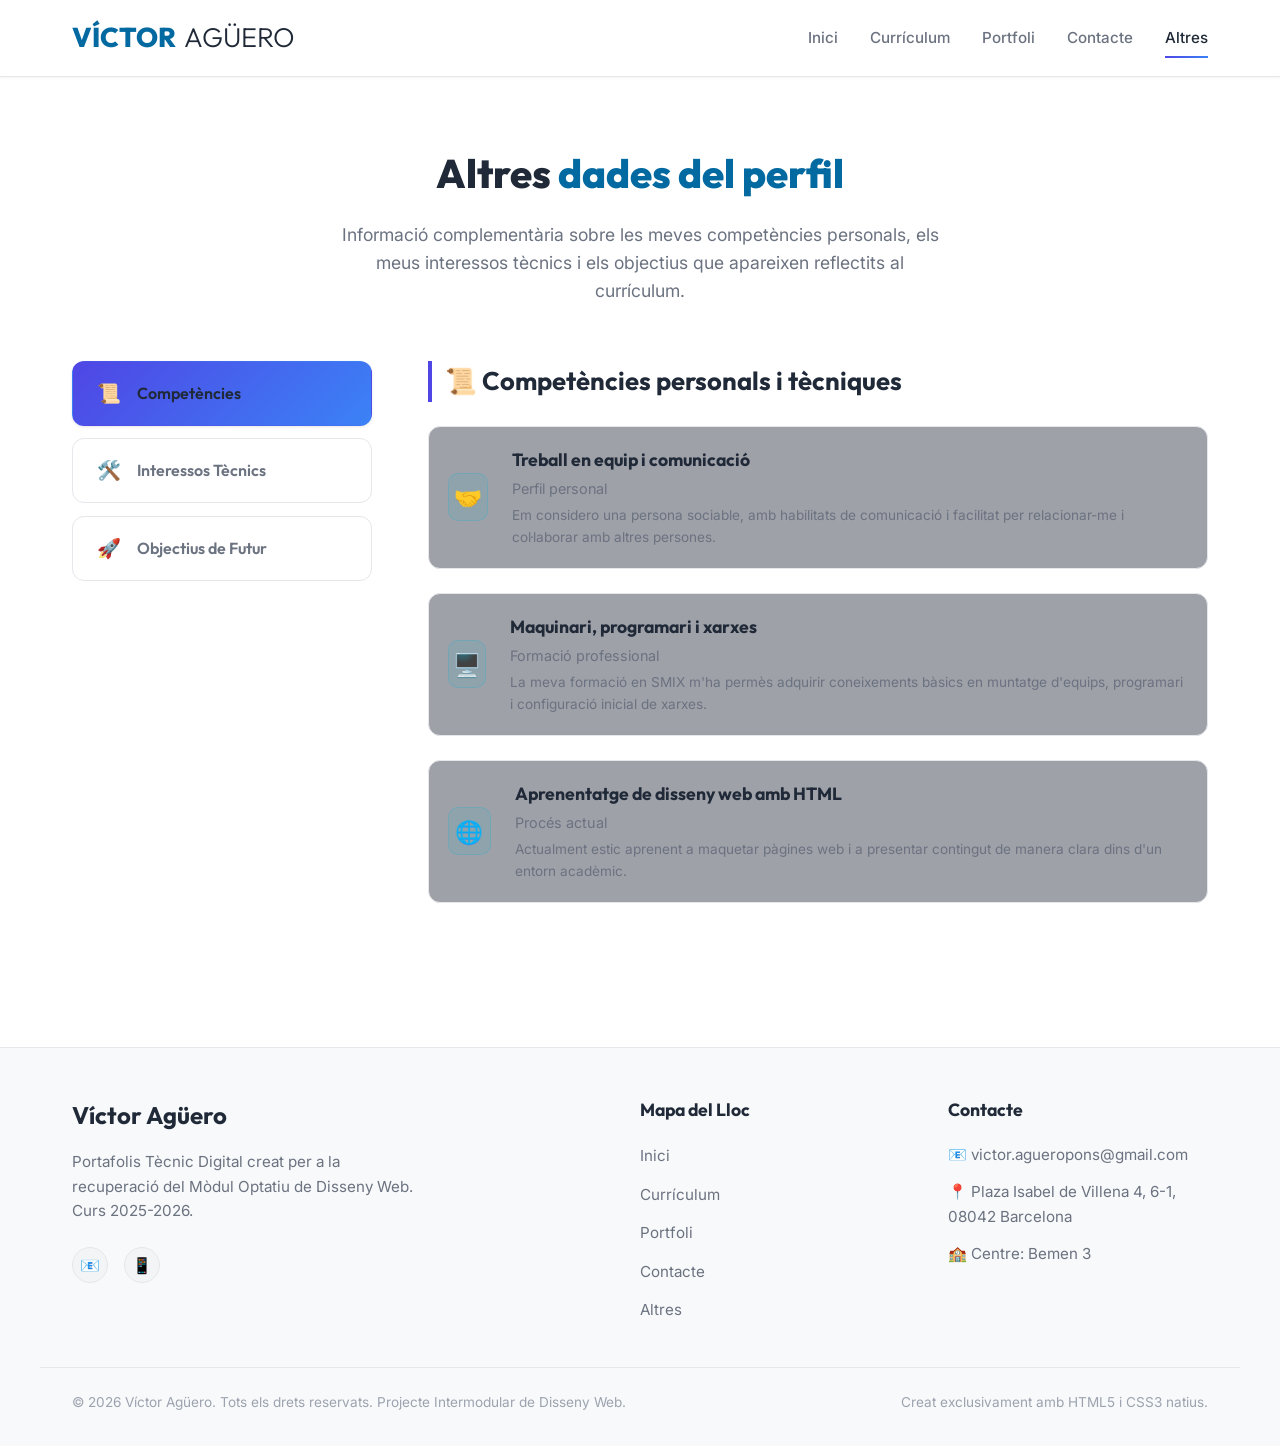
<file: altres.html>
<!DOCTYPE html>
<html lang="ca">
<head>
  <meta charset="UTF-8">
  <meta name="viewport" content="width=device-width, initial-scale=1.0">
<!-- Se han eliminado todos los meta tags de SEO -->
  <title>Altres Dades del Perfil | Víctor Agüero</title>
  <link rel="icon" type="image/png" href="assets/imagenes/FotoVictor.png">
  <link rel="stylesheet" href="css/styles.css">
</head>
<body>

  <!-- Capa de oscurecimiento móvil -->
  <input type="checkbox" id="menu-toggle" class="checkbox-menu">
  <div class="capa-oscura"></div>

  <!-- cabecera -->
  <header class="cabecera">
    <div class="contenedor-nav">
      <a href="index.html" class="logo-nombre">VÍCTOR<span>AGÜERO</span></a>
      
      <label for="menu-toggle" class="boton-hamburguesa" id="hamburger-boton">
        <span></span>
        <span></span>
        <span></span>
      </label>

      <nav class="menu-nav" id="barra-navegacion">
        <a href="index.html" class="enlace-nav">Inici</a>
        <a href="cv.html" class="enlace-nav">Currículum</a>
        <a href="portfoli.html" class="enlace-nav">Portfoli</a>
        <a href="contacte.html" class="enlace-nav">Contacte</a>
        <a href="altres.html" class="enlace-nav active">Altres</a>
      </nav>
    </div>
  </header>

  <!-- contenido PRINCIPAL DE LA página ALTRES -->
  <main class="contenedor">
    <h1 class="titulo-seccion">Altres <span>dades del perfil</span></h1>
    <p class="subtitulo-seccion">Informació complementària sobre les meves competències personals, els meus interessos tècnics i els objectius que apareixen reflectits al currículum.</p>

    <!-- controladores DE pestañas CSS (sin JAVASCRIPT) -->
    <input type="radio" name="altres-tabs" id="pestana-certificados" class="radio-pestana" checked>
    <input type="radio" name="altres-tabs" id="pestana-aficiones" class="radio-pestana">
    <input type="radio" name="altres-tabs" id="pestana-objetivos" class="radio-pestana">

    <!-- contenedor DE pestañas -->
    <div class="contenedor-pestanas" id="pestanas-interactivas">
      
      <!-- Menu lateral de pestañas interactivas -->
      <ul class="lista-pestanas">
        <li>
          <label for="pestana-certificados" class="boton-pestana" id="etiqueta-certificados">
            <span class="icono-pestana">📜</span> Competències
          </label>
        </li>
        <li>
          <label for="pestana-aficiones" class="boton-pestana" id="etiqueta-aficiones">
            <span class="icono-pestana">🛠️</span> Interessos Tècnics
          </label>
        </li>
        <li>
          <label for="pestana-objetivos" class="boton-pestana" id="etiqueta-objetivos">
            <span class="icono-pestana">🚀</span> Objectius de Futur
          </label>
        </li>
      </ul>

      <!-- Zona de paneles de contenido -->
      <section class="zona-contenido-pestanas">
        
        <!-- BLOQUE 1: competències -->
        <article class="panel-pestana" id="contenido-certificados">
          <h3 class="titulo-bloque-detalle" style="margin-bottom: 1.5rem;">📜 Competències personals i tècniques</h3>
          
          <div class="lista-certificados">
            
            <div class="tarjeta-certificado">
              <div class="icono-certificado">🤝</div>
              <div class="info-certificado">
                <h4>Treball en equip i comunicació</h4>
                <p>Perfil personal</p>
                <p style="color: var(--text-muted); font-size: 0.85rem; margin-top: 0.3rem;">Em considero una persona sociable, amb habilitats de comunicació i facilitat per relacionar-me i col·laborar amb altres persones.</p>
              </div>
            </div>

            <div class="tarjeta-certificado">
              <div class="icono-certificado">🖥️</div>
              <div class="info-certificado">
                <h4>Maquinari, programari i xarxes</h4>
                <p>Formació professional</p>
                <p style="color: var(--text-muted); font-size: 0.85rem; margin-top: 0.3rem;">La meva formació en SMIX m'ha permès adquirir coneixements bàsics en muntatge d'equips, programari i configuració inicial de xarxes.</p>
              </div>
            </div>

            <div class="tarjeta-certificado">
              <div class="icono-certificado">🌐</div>
              <div class="info-certificado">
                <h4>Aprenentatge de disseny web amb HTML</h4>
                <p>Procés actual</p>
                <p style="color: var(--text-muted); font-size: 0.85rem; margin-top: 0.3rem;">Actualment estic aprenent a maquetar pàgines web i a presentar contingut de manera clara dins d'un entorn acadèmic.</p>
              </div>
            </div>

          </div>
        </article>

        <!-- BLOQUE 2: Hobbies y pasiones -->
        <article class="panel-pestana" id="contenido-aficiones">
          <h3 class="titulo-bloque-detalle" style="margin-bottom: 1.5rem;">🛠️ Àrees que m'interessen</h3>
          
          <div class="cuadricula-aficiones">
            
            <div class="tarjeta-aficion">
              <span class="icono-aficion">🔧</span>
              <h4>Muntatge d'equips</h4>
              <p>M'interessa entendre com es munta i es manté un ordinador, així com aprendre bones pràctiques de revisió i suport tècnic.</p>
            </div>

            <div class="tarjeta-aficion">
              <span class="icono-aficion">🌐</span>
              <h4>Xarxes</h4>
              <p>També m'interessa la configuració bàsica de xarxes i entendre com es connecten correctament els equips dins d'un entorn local.</p>
            </div>

            <div class="tarjeta-aficion">
              <span class="icono-aficion">💻</span>
              <h4>Maquetació web</h4>
              <p>Estic aprenent HTML i CSS perquè vull millorar la manera de presentar projectes i continguts tècnics dins del web.</p>
            </div>

          </div>
        </article>

        <!-- BLOQUE 3: objetivos de futuro -->
        <article class="panel-pestana" id="contenido-objetivos">
          <h3 class="titulo-bloque-detalle" style="margin-bottom: 1.5rem;">🚀 Objectius Acadèmics i de Futur</h3>
          
          <div class="tarjeta" style="margin-bottom: 1.5rem;" id="objetivo-1">
            <h4 style="color: var(--color-cyan); margin-bottom: 0.5rem;">🥇 1. Posar en pràctica els coneixements apresos</h4>
            <p style="color: var(--text-muted); font-size: 0.95rem;">
              El meu objectiu professional és aplicar tot el que estic aprenent durant la formació de SMIX en situacions reals de treball relacionades amb sistemes microinformàtics i xarxes.
            </p>
          </div>

          <div class="tarjeta" style="margin-bottom: 1.5rem;" id="objetivo-2">
            <h4 style="color: var(--color-violet); margin-bottom: 0.5rem;">🥈 2. Créixer dins d'un equip de treball</h4>
            <p style="color: var(--text-muted); font-size: 0.95rem;">
              M'agradaria formar part d'un equip que em permeti desenvolupar-me personalment i professionalment mentre continuo aprenent i assumint nous reptes.
            </p>
          </div>
        </article>

      </section>

    </div>

  </main>

  <!-- pie de página -->
  <footer class="pie-pagina">
    <div class="contenedor-pie">
      <div class="marca-pie">
        <h3>Víctor Agüero</h3>
        <p>Portafolis Tècnic Digital creat per a la recuperació del Mòdul Optatiu de Disseny Web. Curs 2025-2026.</p>
        <div class="social-icons-pie-pagina">
          <a href="mailto:victor.agueropons@gmail.com" class="boton-red-social" aria-label="Correu electrònic"><span class="icon">📧</span></a>
          <a href="tel:+34646843959" class="boton-red-social" aria-label="Telèfon"><span class="icon">📱</span></a>
        </div>
      </div>
      
      <div class="enlaces-pie">
        <h4>Mapa del Lloc</h4>
        <ul>
          <li><a href="index.html">Inici</a></li>
          <li><a href="cv.html">Currículum</a></li>
          <li><a href="portfoli.html">Portfoli</a></li>
          <li><a href="contacte.html">Contacte</a></li>
          <li><a href="altres.html">Altres</a></li>
        </ul>
      </div>

      <div class="contacto-pie">
        <h4>Contacte</h4>
        <p>📧 victor.agueropons@gmail.com</p>
        <p>📍 Plaza Isabel de Villena 4, 6-1, 08042 Barcelona</p>
        <p>🏫 Centre: Bemen 3</p>
      </div>
    </div>
    
    <div class="barra-inferior">
      <p>&copy; 2026 Víctor Agüero. Tots els drets reservats. Projecte Intermodular de Disseny Web.</p>
      <p>Creat exclusivament amb HTML5 i CSS3 natius.</p>
    </div>
  </footer>

</body>
</html>
</file>
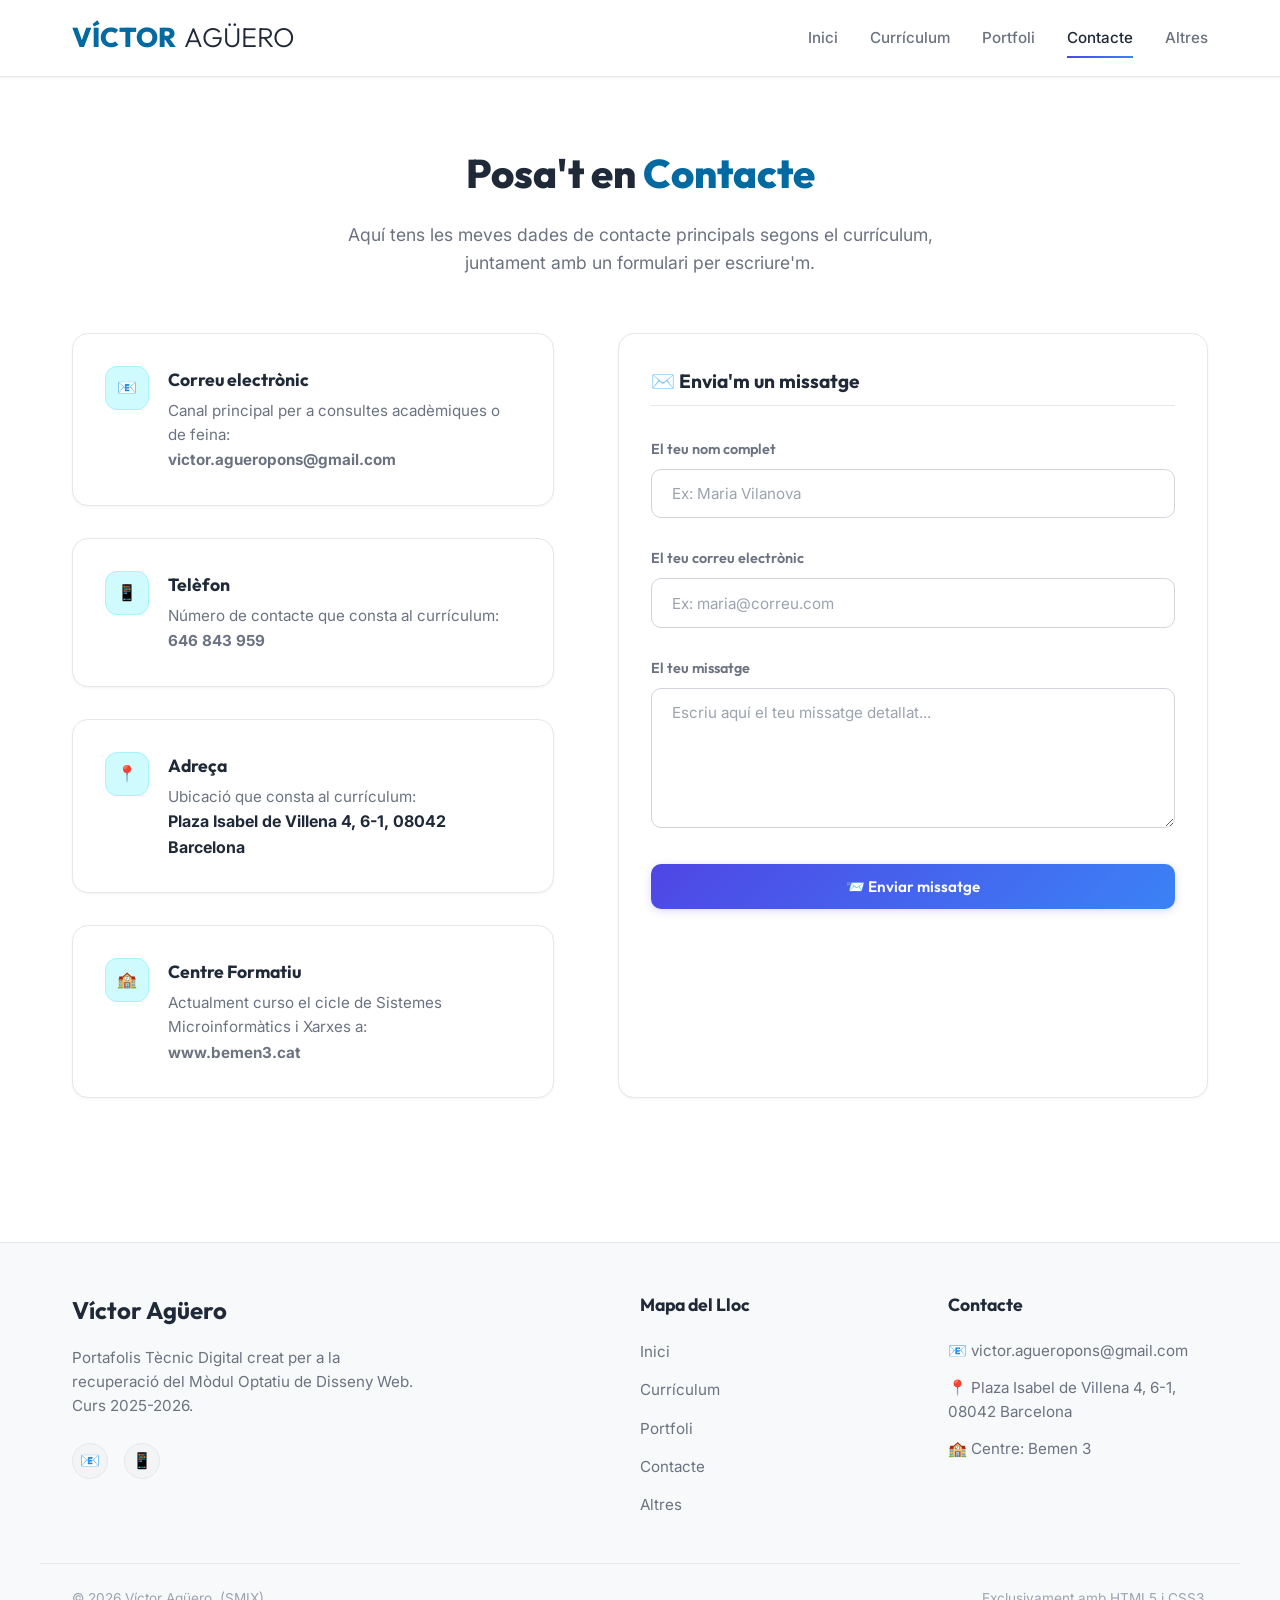
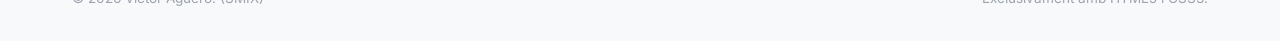
<file: contacte.html>
<!DOCTYPE html>
<html lang="ca">
<head>
  <meta charset="UTF-8">
  <meta name="viewport" content="width=device-width, initial-scale=1.0">
<!-- Eliminado meta tags de SEO -->
  <title>Contacte | Víctor Agüero</title>
  <link rel="icon" type="image/png" href="assets/imagenes/FotoVictor.png">
  <link rel="stylesheet" href="css/styles.css">
</head>
<body>

  <!-- Capa de oscurecimiento móvil -->
  <input type="checkbox" id="menu-toggle" class="checkbox-menu">
  <div class="capa-oscura"></div>

  <!-- cabecera -->
  <header class="cabecera">
    <div class="contenedor-nav">
      <a href="index.html" class="logo-nombre">VÍCTOR<span>AGÜERO</span></a>
      
      <label for="menu-toggle" class="boton-hamburguesa" id="hamburger-boton">
        <span></span>
        <span></span>
        <span></span>
      </label>

      <nav class="menu-nav" id="barra-navegacion">
        <a href="index.html" class="enlace-nav">Inici</a>
        <a href="cv.html" class="enlace-nav">Currículum</a>
        <a href="portfoli.html" class="enlace-nav">Portfoli</a>
        <a href="contacte.html" class="enlace-nav active">Contacte</a>
        <a href="altres.html" class="enlace-nav">Altres</a>
      </nav>
    </div>
  </header>

  <!-- contenido DE CONTACTO -->
  <main class="contenedor">
    <h1 class="titulo-seccion">Posa't en <span>Contacte</span></h1>
    <p class="subtitulo-seccion">Aquí tens les meves dades de contacte principals segons el currículum, juntament amb un formulari per escriure'm.</p>

    <div class="layout-contacto" id="panel-contacto">
      
      <!-- COLUMNA izquierda: Tarjetas de Contacte Directo -->
      <section class="info-contacto">
        
        <!-- tarjeta 1: correo directo -->
        <article class="tarjeta fila-contacto" id="contact-email">
          <div class="icono-contacto">📧</div>
          <div class="datos-contacto">
            <h4>Correu electrònic</h4>
            <p>Canal principal per a consultes acadèmiques o de feina:</p>
            <a href="mailto:victor.agueropons@gmail.com"><strong>victor.agueropons@gmail.com</strong></a>
          </div>
        </article>

        <!-- tarjeta 2: telèfon -->
        <article class="tarjeta fila-contacto" id="contact-github">
          <div class="icono-contacto">📱</div>
          <div class="datos-contacto">
            <h4>Telèfon</h4>
            <p>Número de contacte que consta al currículum:</p>
            <a href="tel:+34646843959"><strong>646 843 959</strong></a>
          </div>
        </article>

        <!-- tarjeta 3: adreça -->
        <article class="tarjeta fila-contacto" id="contact-linkedin">
          <div class="icono-contacto">📍</div>
          <div class="datos-contacto">
            <h4>Adreça</h4>
            <p>Ubicació que consta al currículum:</p>
            <strong>Plaza Isabel de Villena 4, 6-1, 08042 Barcelona</strong>
          </div>
        </article>

        <!-- tarjeta 4: centro educativo -->
        <article class="tarjeta fila-contacto" id="contact-school">
          <div class="icono-contacto">🏫</div>
          <div class="datos-contacto">
            <h4>Centre Formatiu</h4>
            <p>Actualment curso el cicle de Sistemes Microinformàtics i Xarxes a:</p>
            <a href="https://bemen3.cat" target="_blank"><strong>www.bemen3.cat</strong></a>
          </div>
        </article>

      </section>

      <!-- COLUMNA derecha: formulario de mensaje en vivo -->
      <section class="tarjeta" id="contact-form-wrapper">
        <h3 class="titulo-bloque-cv" style="margin-bottom: 2rem; border-bottom: 1px solid var(--border-color); padding-bottom: 0.5rem;">✉️ Envia'm un missatge</h3>
        
        <!-- formulario de envío por correo -->
        <form action="mailto:victor.agueropons@gmail.com?subject=Contacte%20web" method="post" enctype="text/plain" id="contact-html-form">
          
          <div class="grupo-formulario">
            <label for="form-name" class="etiqueta-campo">El teu nom complet</label>
            <input type="text" id="form-name" name="Nom" class="campo-formulario" placeholder="Ex: Maria Vilanova" required autocomplete="name">
          </div>

          <div class="grupo-formulario">
            <label for="form-email" class="etiqueta-campo">El teu correu electrònic</label>
            <input type="email" id="form-email" name="Correu" class="campo-formulario" placeholder="Ex: maria@correu.com" required autocomplete="email">
          </div>

          <div class="grupo-formulario">
            <label for="form-message" class="etiqueta-campo">El teu missatge</label>
            <textarea id="form-message" name="Missatge" class="campo-formulario" placeholder="Escriu aquí el teu missatge detallat..." required></textarea>
          </div>

          <button type="submit" class="boton boton-principal" style="width: 100%; border-radius: 10px;" id="form-submit-boton">
            📨 Enviar missatge
          </button>

        </form>
      </section>

    </div>
  </main>

  <!-- pie de página -->
  <footer class="pie-pagina">
    <div class="contenedor-pie">
      <div class="marca-pie">
        <h3>Víctor Agüero</h3>
        <p>Portafolis Tècnic Digital creat per a la recuperació del Mòdul Optatiu de Disseny Web. Curs 2025-2026.</p>
        <div class="social-icons-pie-pagina">
          <a href="mailto:victor.agueropons@gmail.com" class="boton-red-social" aria-label="Correu electrònic"><span class="icon">📧</span></a>
          <a href="tel:+34646843959" class="boton-red-social" aria-label="Telèfon"><span class="icon">📱</span></a>
        </div>
      </div>
      
      <div class="enlaces-pie">
        <h4>Mapa del Lloc</h4>
        <ul>
          <li><a href="index.html">Inici</a></li>
          <li><a href="cv.html">Currículum</a></li>
          <li><a href="portfoli.html">Portfoli</a></li>
          <li><a href="contacte.html">Contacte</a></li>
          <li><a href="altres.html">Altres</a></li>
        </ul>
      </div>

      <div class="contacto-pie">
        <h4>Contacte</h4>
        <p>📧 victor.agueropons@gmail.com</p>
        <p>📍 Plaza Isabel de Villena 4, 6-1, 08042 Barcelona</p>
        <p>🏫 Centre: Bemen 3</p>
      </div>
    </div>
    
    <div class="barra-inferior">
      <p>&copy; 2026 Víctor Agüero. (SMIX)</p>
      <p>Exclusivament amb HTML5 i CSS3.</p>
    </div>
  </footer>

</body>
</html>
</file>
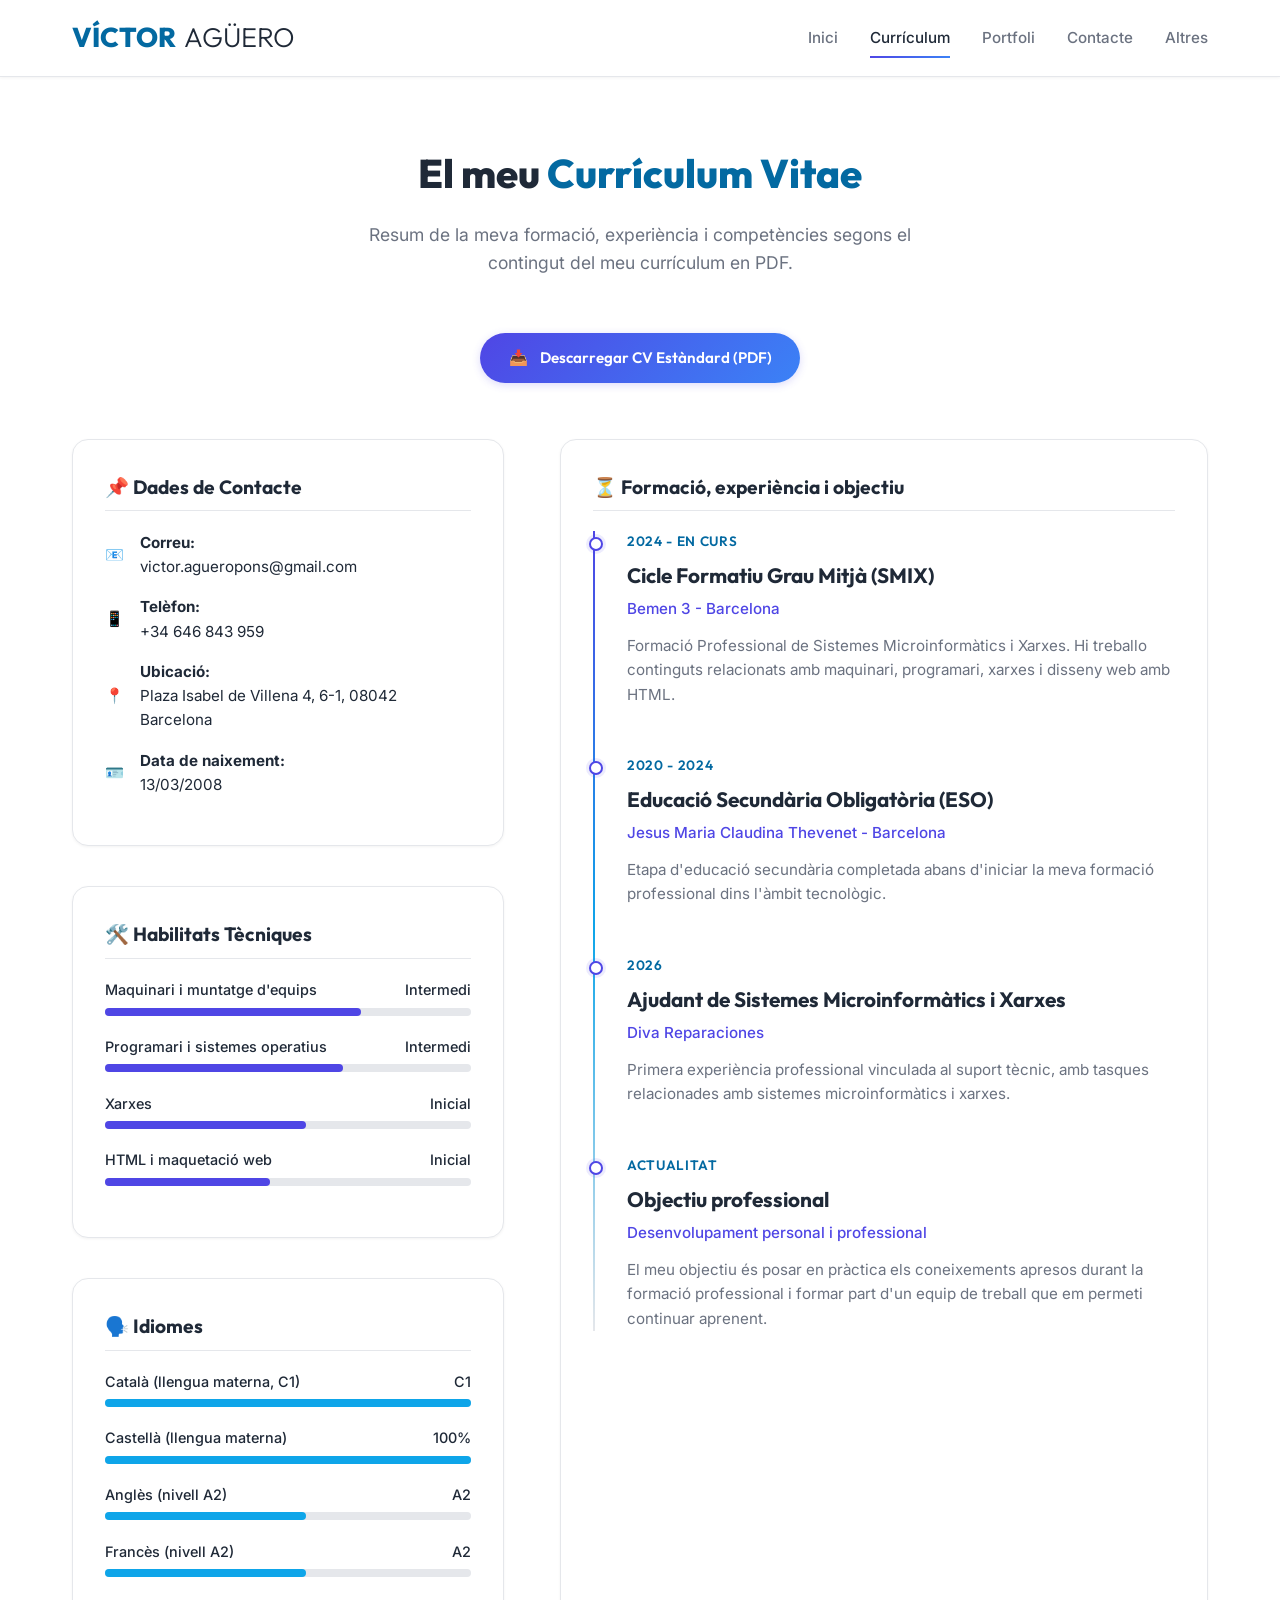
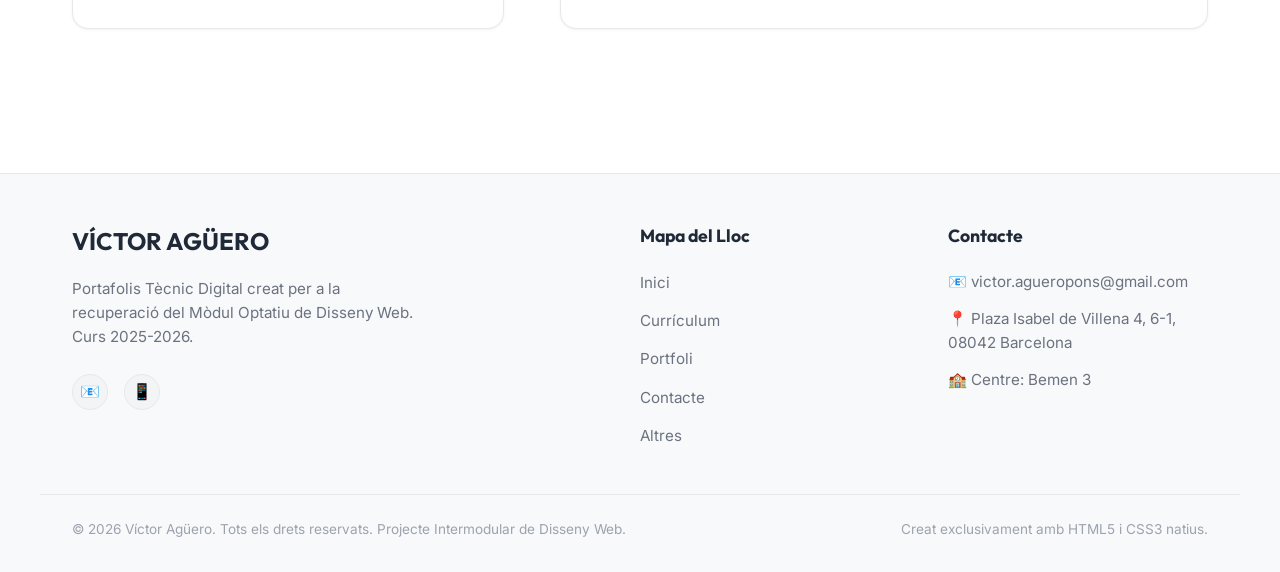
<file: cv.html>
<!DOCTYPE html>
<html lang="ca">
<head>
  <meta charset="UTF-8">
  <meta name="viewport" content="width=device-width, initial-scale=1.0">
<!-- Eliminado meta tags de SEO -->
  <title>Currículum | Víctor Agüero</title>
  <link rel="icon" type="image/png" href="assets/imagenes/FotoVictor.png">
  <link rel="stylesheet" href="css/styles.css">
</head>
<body>

  <!-- Capa oscura para movil -->
  <input type="checkbox" id="menu-toggle" class="checkbox-menu">
  <div class="capa-oscura"></div>

  <!-- cabecera -->
  <header class="cabecera">
    <div class="contenedor-nav">
      <a href="index.html" class="logo-nombre">VÍCTOR<span>AGÜERO</span></a>
      
      <label for="menu-toggle" class="boton-hamburguesa" id="hamburger-boton">
        <span></span>
        <span></span>
        <span></span>
      </label>

      <nav class="menu-nav" id="barra-navegacion">
        <a href="index.html" class="enlace-nav">Inici</a>
        <a href="cv.html" class="enlace-nav active">Currículum</a>
        <a href="portfoli.html" class="enlace-nav">Portfoli</a>
        <a href="contacte.html" class="enlace-nav">Contacte</a>
        <a href="altres.html" class="enlace-nav">Altres</a>
      </nav>
    </div>
  </header>

  <!-- seccion curriculum -->
  <main class="contenedor">
    <h1 class="titulo-seccion">El meu <span>Currículum Vitae</span></h1>
    <p class="subtitulo-seccion">Resum de la meva formació, experiència i competències segons el contingut del meu currículum en PDF.</p>

    <!-- Botones para descargar PDF -->
    <div class="cv-cabecera-actions" id="cv-downloads">
      <a href="assets/pdfs/cv-standard.pdf" download class="boton boton-principal" id="boton-download-standard">
        <span>📥</span> Descarregar CV Estàndard (PDF)
      </a>
    </div>

    <!-- CV en dos columnas -->
    <div class="layout-cv" id="cv-interactive-layout">
      
      <!-- Columna izquierda: datos y habilidades -->
      <aside class="columna-lateral-cv">
        
        <!-- Tarjeta de datos de contacto -->
        <section class="tarjeta" id="cv-personal-details">
          <h3 class="titulo-bloque-cv">📌 Dades de Contacte</h3>
          <ul class="lista-contacto-cv">
            <li>
              <span class="icono-contacto-cv">📧</span>
              <div>
                <strong>Correu:</strong><br>
                <a href="mailto:victor.agueropons@gmail.com">victor.agueropons@gmail.com</a>
              </div>
            </li>
            <li>
              <span class="icono-contacto-cv">📱</span>
              <div>
                <strong>Telèfon:</strong><br>
                <span>+34 646 843 959</span>
              </div>
            </li>
            <li>
              <span class="icono-contacto-cv">📍</span>
              <div>
                <strong>Ubicació:</strong><br>
                <span>Plaza Isabel de Villena 4, 6-1, 08042 Barcelona</span>
              </div>
            </li>
            <li>
              <span class="icono-contacto-cv">🪪</span>
              <div>
                <strong>Data de naixement:</strong><br>
                <span>13/03/2008</span>
              </div>
            </li>
          </ul>
        </section>

        <!-- Tarjeta de habilidades tecnicas -->
        <section class="tarjeta" id="cv-technical-skills">
          <h3 class="titulo-bloque-cv">🛠️ Habilitats Tècniques</h3>
          
          <div class="habilidad">
            <div class="info-habilidad">
              <span>Maquinari i muntatge d'equips</span>
              <span>Intermedi</span>
            </div>
            <progress class="barra-simple" value="70" max="100"></progress>
          </div>

          <div class="habilidad">
            <div class="info-habilidad">
              <span>Programari i sistemes operatius</span>
              <span>Intermedi</span>
            </div>
            <progress class="barra-simple" value="65" max="100"></progress>
          </div>

          <div class="habilidad">
            <div class="info-habilidad">
              <span>Xarxes</span>
              <span>Inicial</span>
            </div>
            <progress class="barra-simple" value="55" max="100"></progress>
          </div>

          <div class="habilidad">
            <div class="info-habilidad">
              <span>HTML i maquetació web</span>
              <span>Inicial</span>
            </div>
            <progress class="barra-simple" value="45" max="100"></progress>
          </div>
        </section>

        <!-- Idiomas -->
        <section class="tarjeta" id="cv-languages">
          <h3 class="titulo-bloque-cv">🗣️ Idiomes</h3>
          
          <div class="habilidad">
            <div class="info-habilidad">
              <span>Català (llengua materna, C1)</span>
              <span>C1</span>
            </div>
            <progress class="barra-simple barra-idioma" value="100" max="100"></progress>
          </div>

          <div class="habilidad">
            <div class="info-habilidad">
              <span>Castellà (llengua materna)</span>
              <span>100%</span>
            </div>
            <progress class="barra-simple barra-idioma" value="100" max="100"></progress>
          </div>

          <div class="habilidad">
            <div class="info-habilidad">
              <span>Anglès (nivell A2)</span>
              <span>A2</span>
            </div>
            <progress class="barra-simple barra-idioma" value="55" max="100"></progress>
          </div>

          <div class="habilidad">
            <div class="info-habilidad">
              <span>Francès (nivell A2)</span>
              <span>A2</span>
            </div>
            <progress class="barra-simple barra-idioma" value="55" max="100"></progress>
          </div>
        </section>

      </aside>

      <!-- Columna derecha: formacion y experiencia -->
      <section class="tarjeta" id="cv-linea-tiempo-wrapper">
        <h3 class="titulo-bloque-cv">⏳ Formació, experiència i objectiu</h3>
        
        <div class="linea-tiempo">
          <!-- Bloque 1: estudis actuals -->
          <div class="entrada-tiempo">
            <div class="punto-tiempo"></div>
            <div class="fecha-tiempo">2024 - en curs</div>
            <h4 class="titulo-tiempo">Cicle Formatiu Grau Mitjà (SMIX)</h4>
            <div class="subtitulo-tiempo">Bemen 3 - Barcelona</div>
            <p class="descripcion-tiempo">
              Formació Professional de Sistemes Microinformàtics i Xarxes. Hi treballo continguts relacionats amb maquinari, programari, xarxes i disseny web amb HTML.
            </p>
          </div>

          <!-- Bloque 2: estudis anteriors -->
          <div class="entrada-tiempo">
            <div class="punto-tiempo"></div>
            <div class="fecha-tiempo">2020 - 2024</div>
            <h4 class="titulo-tiempo">Educació Secundària Obligatòria (ESO)</h4>
            <div class="subtitulo-tiempo">Jesus Maria Claudina Thevenet - Barcelona</div>
            <p class="descripcion-tiempo">
              Etapa d'educació secundària completada abans d'iniciar la meva formació professional dins l'àmbit tecnològic.
            </p>
          </div>

          <!-- Bloque 3: experiència professional -->
          <div class="entrada-tiempo">
            <div class="punto-tiempo"></div>
            <div class="fecha-tiempo">2026</div>
            <h4 class="titulo-tiempo">Ajudant de Sistemes Microinformàtics i Xarxes</h4>
            <div class="subtitulo-tiempo">Diva Reparaciones</div>
            <p class="descripcion-tiempo">
              Primera experiència professional vinculada al suport tècnic, amb tasques relacionades amb sistemes microinformàtics i xarxes.
            </p>
          </div>

          <!-- Bloque 4: objectiu professional -->
          <div class="entrada-tiempo">
            <div class="punto-tiempo"></div>
            <div class="fecha-tiempo">Actualitat</div>
            <h4 class="titulo-tiempo">Objectiu professional</h4>
            <div class="subtitulo-tiempo">Desenvolupament personal i professional</div>
            <p class="descripcion-tiempo">
              El meu objectiu és posar en pràctica els coneixements apresos durant la formació professional i formar part d'un equip de treball que em permeti continuar aprenent.
            </p>
          </div>
        </div>
      </section>
    </div>

  </main>

  <!-- Pie de pajina -->
  <footer class="pie-pagina">
    <div class="contenedor-pie">
      <div class="marca-pie">
        <h3>VÍCTOR AGÜERO</h3>
        <p>Portafolis Tècnic Digital creat per a la recuperació del Mòdul Optatiu de Disseny Web. Curs 2025-2026.</p>
        <div class="social-icons-pie-pagina">
          <a href="mailto:victor.agueropons@gmail.com" class="boton-red-social" aria-label="Correu electrònic"><span class="icon">📧</span></a>
          <a href="tel:+34646843959" class="boton-red-social" aria-label="Telèfon"><span class="icon">📱</span></a>
        </div>
      </div>
      
      <div class="enlaces-pie">
        <h4>Mapa del Lloc</h4>
        <ul>
          <li><a href="index.html">Inici</a></li>
          <li><a href="cv.html">Currículum</a></li>
          <li><a href="portfoli.html">Portfoli</a></li>
          <li><a href="contacte.html">Contacte</a></li>
          <li><a href="altres.html">Altres</a></li>
        </ul>
      </div>

      <div class="contacto-pie">
        <h4>Contacte</h4>
        <p>📧 victor.agueropons@gmail.com</p>
        <p>📍 Plaza Isabel de Villena 4, 6-1, 08042 Barcelona</p>
        <p>🏫 Centre: Bemen 3</p>
      </div>
    </div>
    
    <div class="barra-inferior">
      <p>&copy; 2026 Víctor Agüero. Tots els drets reservats. Projecte Intermodular de Disseny Web.</p>
      <p>Creat exclusivament amb HTML5 i CSS3 natius.</p>
    </div>
  </footer>

</body>
</html>
</file>
<file: css/styles.css>
@import url('https://fonts.googleapis.com/css2?family=Inter:wght@300;400;500;600;700&family=Outfit:wght@400;500;600;700;800&display=swap');

/* ==========================================================================
   VARIABLES & DISENY SYSTEM
   ========================================================================== */
:root {
  --bg-primary: #ffffff;
  --bg-secondary: #f8f9fa;
  --bg-card: #ffffff;
  --bg-card-hover: #f3f4f6;
  --border-color: #e5e7eb;
  --border-color-glow: #d1d5db;
  
  --text-main: #1f2937;
  --text-muted: #6b7280;
  --text-dark: #9ca3af;
  
  --color-violet: #4f46e5;
  --color-pink: #6366f1;
  --color-cyan: #0ea5e9;
  --color-blue: #3b82f6;
  --color-emerald: #059669;
  
  --primary-gradient: linear-gradient(135deg, #4f46e5, #3b82f6);
  --secondary-gradient: linear-gradient(135deg, #0ea5e9, #3b82f6);
  --neon-glow: 0 1px 3px rgba(0, 0, 0, 0.1);
  --cyan-glow: 0 1px 3px rgba(0, 0, 0, 0.1);
  
  --font-title: 'Outfit', sans-serif;
  --font-body: 'Inter', sans-serif;
    
  --max-width: 1200px;
}

/* ==========================================================================
   RESET & ESTILS GLOBALS
   ========================================================================== */
*, *::before, *::after {
  margin: 0;
  padding: 0;
  box-sizing: border-box;
}

html {
  scroll-behavior: smooth;
  font-size: 16px;
}

body {
  background-color: #ffffff;
  color: #1f2937;
  font-family: var(--font-body);
  line-height: 1.6;
  overflow-x: hidden;
  position: relative;
}

a {
  color: inherit;
  text-decoration: none;
}

img {
  max-width: 100%;
  height: auto;
  display: block;
}

/* ==========================================================================
   HEADER & navegación (RESPONSIVE PURE CSS)
   ========================================================================== */
.cabecera {
  position: sticky;
  top: 0;
  z-index: 1000;
  background: #ffffff;
  border-bottom: 1px solid var(--border-color);
  padding: 1rem 0;
  box-shadow: 0 1px 3px rgba(0, 0, 0, 0.05);
}

.contenedor-nav {
  display: flex;
  justify-content: space-between;
  align-items: center;
  max-width: var(--max-width);
  margin: 0 auto;
  padding: 0 2rem;
}

.logo-nombre {
  font-family: var(--font-title);
  font-size: 1.7rem;
  font-weight: 800;
  color: #0369a1;
  display: flex;
  align-items: center;
  gap: 0.5rem;
}

.logo-nombre span {
  font-weight: 300;
  color: #1f2937;
}

/* opciones del menu */
.menu-nav {
  display: flex;
  list-style: none;
  gap: 2rem;
}

.enlace-nav {
  font-size: 0.95rem;
  font-weight: 500;
  color: #6b7280;
  position: relative;
  padding: 0.5rem 0;
}

.enlace-nav::after {
  content: '';
  position: absolute;
  bottom: 0;
  left: 0;
  width: 0;
  height: 2px;
  background: var(--primary-gradient);
}

.enlace-nav:hover, .enlace-nav.active {
  color: #1f2937;
}

.enlace-nav:hover::after, .enlace-nav.active::after {
  width: 100%;
}

/* Checkbox del menu Hamburguesa (oculto por defecto) */
.checkbox-menu {
  display: none;
}

.boton-hamburguesa {
  display: none;
  cursor: pointer;
  flex-direction: column;
  justify-content: space-between;
  width: 30px;
  height: 20px;
  z-index: 1001;
}

.boton-hamburguesa span {
  display: block;
  height: 3px;
  width: 100%;
  background-color: var(--text-main);
  border-radius: 3px;
}

/* ==========================================================================
   ESTILS DEL PEU DE página (FOOTER)
   ========================================================================== */
.pie-pagina {
  background-color: #f8f9fa;
  border-top: 1px solid #e5e7eb;
  padding: 3rem 0 2rem;
  margin-top: 5rem;
}

.contenedor-pie {
  max-width: var(--max-width);
  margin: 0 auto;
  padding: 0 2rem;
  display: grid;
  grid-template-columns: 2fr 1fr 1fr;
  gap: 3rem;
}

.marca-pie h3 {
  font-family: var(--font-title);
  font-size: 1.5rem;
  margin-bottom: 1rem;
  color: #1f2937;
}

.marca-pie p {
  color: #6b7280;
  margin-bottom: 1.5rem;
  font-size: 0.95rem;
  max-width: 350px;
}

.enlaces-pie h4, .contacto-pie h4 {
  font-family: var(--font-title);
  font-size: 1.1rem;
  margin-bottom: 1.2rem;
  position: relative;
  color: #1f2937;
}

.enlaces-pie ul {
  list-style: none;
}

.enlaces-pie li {
  margin-bottom: 0.8rem;
}

.enlaces-pie a {
  color: #6b7280;
  font-size: 0.95rem;
}

.enlaces-pie a:hover {
  color: #4f46e5;
  padding-left: 5px;
}

.contacto-pie p {
  color: #6b7280;
  font-size: 0.95rem;
  margin-bottom: 0.8rem;
  display: flex;
  align-items: center;
  gap: 0.5rem;
}

.barra-inferior {
  max-width: var(--max-width);
  margin: 2rem auto 0;
  padding: 1.5rem 2rem 0;
  border-top: 1px solid #e5e7eb;
  display: flex;
  justify-content: space-between;
  align-items: center;
  flex-wrap: wrap;
  gap: 1rem;
  color: #9ca3af;
  font-size: 0.85rem;
}

/* Social icons pie-pagina */
.social-icons-pie-pagina {
  display: flex;
  gap: 1rem;
}

.boton-red-social {
  width: 36px;
  height: 36px;
  border-radius: 50%;
  background: #f3f4f6;
  border: 1px solid #e5e7eb;
  display: flex;
  align-items: center;
  justify-content: center;
  color: #6b7280;
}

.boton-red-social:hover {
  background: var(--primary-gradient);
  color: #ffffff;
  border-color: transparent;
  transform: translateY(-2px);
  box-shadow: 0 4px 12px rgba(79, 70, 229, 0.2);
}

/* ==========================================================================
   COMPONENTS GENERALS & UTILS
   ========================================================================== */
.contenedor {
  max-width: var(--max-width);
  margin: 0 auto;
  padding: 4rem 2rem;
}

.titulo-seccion {
  font-family: var(--font-title);
  font-size: 2.5rem;
  font-weight: 800;
  margin-bottom: 1rem;
  text-align: center;
  color: #1f2937;
}

.titulo-seccion span {
  color: #0369a1;
}

.subtitulo-seccion {
  color: #6b7280;
  text-align: center;
  max-width: 600px;
  margin: 0 auto 3.5rem;
  font-size: 1.1rem;
}

/* Glassmorphism Card Base */
.tarjeta {
  background: #ffffff;
  border: 1px solid #e5e7eb;
  border-radius: 16px;
  padding: 2rem;
  box-shadow: 0 1px 3px rgba(0, 0, 0, 0.05);
}

.tarjeta:hover {
  background: #f8f9fa;
  border-color: #d1d5db;
  transform: translateY(-3px);
  box-shadow: 0 4px 12px rgba(0, 0, 0, 0.08);
}

/* botones Premium */
.boton {
  display: inline-flex;
  align-items: center;
  justify-content: center;
  gap: 0.75rem;
  padding: 0.8rem 1.8rem;
  font-family: var(--font-title);
  font-weight: 600;
  font-size: 0.95rem;
  border-radius: 50px;
  cursor: pointer;
  border: none;
}

.boton-principal {
  background: var(--primary-gradient);
  color: #ffffff;
  box-shadow: 0 2px 8px rgba(79, 70, 229, 0.2);
}

.boton-principal:hover {
  transform: translateY(-2px);
  box-shadow: 0 4px 12px rgba(79, 70, 229, 0.3);
}

.boton-secundario {
  background: #ffffff;
  color: #1f2937;
  border: 1px solid #d1d5db;
}

.boton-secundario:hover {
  background: #f3f4f6;
  border-color: #9ca3af;
  transform: translateY(-2px);
  box-shadow: 0 2px 8px rgba(0, 0, 0, 0.05);
}

.boton-cian {
  background: var(--secondary-gradient);
  color: #ffffff;
  box-shadow: 0 2px 8px rgba(14, 165, 233, 0.2);
}

.boton-cian:hover {
  transform: translateY(-2px);
  box-shadow: 0 4px 12px rgba(14, 165, 233, 0.3);
}

/* Badges / etiquetas */
.etiqueta {
  display: inline-block;
  padding: 0.35rem 0.8rem;
  border-radius: 50px;
  font-size: 0.75rem;
  font-weight: 600;
  text-transform: uppercase;
  letter-spacing: 0.05em;
  background: #e0e7ff;
  color: #4f46e5;
  border: 1px solid #c7d2fe;
}

.etiqueta-cian {
  background: #cffafe;
  color: #0369a1;
  border: 1px solid #a5f3fc;
}

.etiqueta-verde {
  background: #d1fae5;
  color: #065f46;
  border: 1px solid #a7f3d0;
}

/* ==========================================================================
   1. INICI / PRESENTACIÓ (index.html)
   ========================================================================== */
.seccion-inicio {
  display: grid;
  grid-template-columns: 1.2fr 0.8fr;
  gap: 4rem;
  align-items: center;
  padding: 4rem 0;
}

.texto-inicio {
  display: flex;
  flex-direction: column;
  align-items: flex-start;
}

.saludo {
  font-family: var(--font-title);
  font-size: 1.2rem;
  font-weight: 600;
  color: #0369a1;
  margin-bottom: 0.5rem;
  letter-spacing: 0.05em;
}

.titulo-principal {
  font-family: var(--font-title);
  font-size: 3.8rem;
  font-weight: 800;
  line-height: 1.1;
  margin-bottom: 1.5rem;
  color: #1f2937;
}

.titulo-principal span {
  color: #0ea5e9;
}

.descripcion-inicio {
  color: #6b7280;
  font-size: 1.15rem;
  margin-bottom: 2.5rem;
  max-width: 600px;
}

.botones-inicio {
  display: flex;
  gap: 1.2rem;
  margin-bottom: 3rem;
  flex-wrap: wrap;
}

.estadisticas {
  display: flex;
  gap: 3rem;
  border-top: 1px solid var(--border-color);
  padding-top: 2rem;
  width: 100%;
}

.dato-estadistica h3 {
  font-family: var(--font-title);
  font-size: 2rem;
  font-weight: 800;
  color: #0369a1;
}

.dato-estadistica p {
  color: #6b7280;
  font-size: 0.85rem;
  text-transform: uppercase;
  letter-spacing: 0.05em;
}

/* Foto de Perfil en Hero */
.contenedor-foto {
  position: relative;
  display: flex;
  justify-content: center;
  align-items: center;
}

.marco-foto {
  position: relative;
  border-radius: 24px;
  overflow: hidden;
  box-shadow: 0 4px 16px rgba(0, 0, 0, 0.1);
  border: 1px solid #e5e7eb;
  aspect-ratio: 1 / 1;
  max-width: 380px;
  width: 100%;
}

.marco-foto img {
  width: 100%;
  height: 100%;
  object-fit: cover;
}

.marco-foto::after {
  content: '';
  position: absolute;
  inset: 0;
}

.contenedor-foto:hover .marco-foto {
  box-shadow: 0 8px 24px rgba(0, 0, 0, 0.12);
  border-color: #d1d5db;
}


/* Floating tech badges decoratius */
.etiqueta-flotante {
  position: absolute;
  background: #ffffff;
  border: 1px solid #e5e7eb;
  padding: 0.6rem 1.2rem;
  border-radius: 12px;
  display: flex;
  align-items: center;
  gap: 0.5rem;
  font-size: 0.85rem;
  font-weight: 600;
  box-shadow: 0 4px 12px rgba(0, 0, 0, 0.1);
}

.flotante-1 {
  top: 10%;
  left: -20px;
  border-left: 3px solid #4f46e5;
}

.flotante-2 {
  bottom: 15%;
  right: -20px;
  border-left: 3px solid #0ea5e9;
}

/* seccion metodo / focos (que hago) */
.cuadricula-habilidades {
  display: grid;
  grid-template-columns: repeat(auto-fit, minmax(300px, 1fr));
  gap: 2rem;
  margin-top: 1rem;
}

.icono-habilidad {
  width: 48px;
  height: 48px;
  border-radius: 12px;
  background: #e0e7ff;
  display: flex;
  align-items: center;
  justify-content: center;
  color: #4f46e5;
  margin-bottom: 1.5rem;
  font-size: 1.5rem;
  border: 1px solid #c7d2fe;
}

.tarjeta:nth-child(2) .icono-habilidad {
  background: #cffafe;
  color: #0369a1;
  border-color: #a5f3fc;
}

.tarjeta:nth-child(3) .icono-habilidad {
  background: #fce7f3;
  color: #be185d;
  border-color: #fbcfe8;
}

.titulo-habilidad {
  font-family: var(--font-title);
  font-size: 1.3rem;
  font-weight: 700;
  margin-bottom: 0.8rem;
  color: #1f2937;
}

.texto-habilidad {
  color: #6b7280;
  font-size: 0.95rem;
}

/* ==========================================================================
   2. curriculum VITAE (cv.html)
   ========================================================================== */
.cv-cabecera-actions {
  display: flex;
  justify-content: center;
  gap: 1.5rem;
  margin-bottom: 3.5rem;
  flex-wrap: wrap;
}

.layout-cv {
  display: grid;
  grid-template-columns: 0.8fr 1.2fr;
  gap: 3.5rem;
}

/* Lateral información Personal */
.columna-lateral-cv {
  display: flex;
  flex-direction: column;
  gap: 2.5rem;
}

.titulo-bloque-cv {
  font-family: var(--font-title);
  font-size: 1.2rem;
  font-weight: 700;
  margin-bottom: 1.2rem;
  border-bottom: 1px solid #e5e7eb;
  padding-bottom: 0.5rem;
  display: flex;
  align-items: center;
  gap: 0.5rem;
  color: #1f2937;
}

.lista-contacto-cv {
  list-style: none;
}

.lista-contacto-cv li {
  display: flex;
  align-items: center;
  gap: 1rem;
  margin-bottom: 1rem;
  font-size: 0.95rem;
}

.icono-contacto-cv {
  color: #0369a1;
  flex-shrink: 0;
}

/* Skills / competencias Progress */
.habilidad {
  margin-bottom: 1.2rem;
}

.info-habilidad {
  display: flex;
  justify-content: space-between;
  font-size: 0.9rem;
  font-weight: 500;
  margin-bottom: 0.4rem;
  color: #1f2937;
}

.barra-simple {
  width: 100%;
  height: 8px;
  display: block;
  appearance: none;
  -webkit-appearance: none;
}

.barra-simple::-webkit-progress-bar {
  background: #e5e7eb;
  border-radius: 10px;
}

.barra-simple::-webkit-progress-value {
  background: #4f46e5;
  border-radius: 10px;
}

.barra-simple::-moz-progress-bar {
  background: #4f46e5;
  border-radius: 10px;
}

.barra-idioma::-webkit-progress-value {
  background: #0ea5e9;
}

.barra-idioma::-moz-progress-bar {
  background: #0ea5e9;
}

/* Timeline del curriculum */
.linea-tiempo {
  position: relative;
  padding-left: 2rem;
  border-left: 2px solid #e5e7eb;
}

.linea-tiempo::before {
  content: '';
  position: absolute;
  top: 0;
  left: -2px;
  width: 2px;
  height: 100%;
  background: linear-gradient(to bottom, #4f46e5, #0ea5e9, transparent);
}

.entrada-tiempo {
  position: relative;
  margin-bottom: 3rem;
}

.entrada-tiempo:last-child {
  margin-bottom: 0;
}

.punto-tiempo {
  position: absolute;
  left: calc(-2rem - 6px);
  top: 6px;
  width: 14px;
  height: 14px;
  border-radius: 50%;
  background: #ffffff;
  border: 2px solid #4f46e5;
  box-shadow: 0 0 0 3px rgba(79, 70, 229, 0.1);
}

.entrada-tiempo:hover .punto-tiempo {
  background: #4f46e5;
  border-color: #4f46e5;
  box-shadow: 0 0 8px rgba(79, 70, 229, 0.3);
  transform: scale(1.2);
}

.fecha-tiempo {
  font-family: var(--font-title);
  font-size: 0.85rem;
  font-weight: 600;
  color: #0369a1;
  margin-bottom: 0.4rem;
  text-transform: uppercase;
  letter-spacing: 0.05em;
}

.titulo-tiempo {
  font-family: var(--font-title);
  font-size: 1.3rem;
  font-weight: 700;
  margin-bottom: 0.3rem;
  color: #1f2937;
}

.subtitulo-tiempo {
  color: #4f46e5;
  font-size: 0.95rem;
  font-weight: 500;
  margin-bottom: 0.8rem;
}

.descripcion-tiempo {
  color: #6b7280;
  font-size: 0.95rem;
}

/* ==========================================================================
   3. PORTFOLI DE PROJECTES / PRACTIQUES (portfoli.html)
   ========================================================================== */
.cuadricula-proyectos {
  display: grid;
  grid-template-columns: repeat(auto-fit, minmax(320px, 1fr));
  gap: 2.5rem;
}

.tarjeta-proyecto {
  overflow: hidden;
  display: flex;
  flex-direction: column;
  height: 100%;
}

.imagen-proyecto {
  position: relative;
  border-radius: 12px;
  overflow: hidden;
  aspect-ratio: 16 / 10;
  margin-bottom: 1.5rem;
}

.imagen-proyecto img {
  width: 100%;
  height: 100%;
  object-fit: cover;
}

.tarjeta-proyecto:hover .imagen-proyecto img {
  transform: scale(1.06) rotate(0.5deg);
}

.etiquetas-proyecto {
  display: flex;
  gap: 0.5rem;
  flex-wrap: wrap;
  margin-bottom: 1rem;
}

.titulo-proyecto {
  font-family: var(--font-title);
  font-size: 1.4rem;
  font-weight: 700;
  margin-bottom: 0.8rem;
  color: #1f2937;
}

.descripcion-proyecto {
  color: #6b7280;
  font-size: 0.95rem;
  margin-bottom: 1.5rem;
  flex-grow: 1;
}

.enlace-proyecto {
  font-family: var(--font-title);
  font-weight: 600;
  font-size: 0.95rem;
  color: #4f46e5;
  display: inline-flex;
  align-items: center;
  gap: 0.5rem;
}

.enlace-proyecto span {
}

.tarjeta-proyecto:hover .enlace-proyecto span {
  transform: translateX(4px);
}

/* páginas de detalle de la practica */
.layout-detalle {
  display: grid;
  grid-template-columns: 1.2fr 0.8fr;
  gap: 4rem;
}

.ruta-navegacion {
  display: flex;
  gap: 0.5rem;
  list-style: none;
  font-size: 0.9rem;
  color: #6b7280;
  margin-bottom: 2rem;
}

.ruta-navegacion a:hover {
  color: #4f46e5;
}

.imagen-detalle {
  position: relative;
  border-radius: 16px;
  overflow: hidden;
  border: 1px solid #e5e7eb;
  aspect-ratio: 16 / 10;
  margin-bottom: 2.5rem;
  box-shadow: 0 4px 16px rgba(0, 0, 0, 0.08);
}

.imagen-detalle img {
  width: 100%;
  height: 100%;
  object-fit: cover;
  display: block;
}

.titulo-bloque-detalle {
  font-family: var(--font-title);
  font-size: 1.6rem;
  font-weight: 700;
  margin-bottom: 1rem;
  color: #1f2937;
  border-left: 4px solid #4f46e5;
  padding-left: 0.8rem;
}

.contenido-detalle p {
  color: #6b7280;
  font-size: 1.05rem;
  margin-bottom: 2rem;
}

.pasos-detalle {
  list-style: none;
  margin-bottom: 2rem;
}

.pasos-detalle li {
  position: relative;
  padding-left: 2rem;
  margin-bottom: 1.2rem;
  color: #6b7280;
}

.pasos-detalle li::before {
  content: '✓';
  position: absolute;
  left: 0;
  color: #0369a1;
  font-weight: bold;
}

.columna-info {
  display: flex;
  flex-direction: column;
  gap: 2rem;
}

.lista-datos {
  list-style: none;
}

.lista-datos li {
  display: flex;
  justify-content: space-between;
  padding: 0.8rem 0;
  border-bottom: 1px solid #e5e7eb;
  font-size: 0.95rem;
}

.lista-datos li:last-child {
  border: none;
}

.etiqueta-dato {
  color: #6b7280;
  font-weight: 500;
}

.valor-dato {
  color: #1f2937;
  font-weight: 600;
}

/* ==========================================================================
   4. CONTACTE (contacte.html)
   ========================================================================== */
.layout-contacto {
  display: grid;
  grid-template-columns: 0.9fr 1.1fr;
  gap: 4rem;
}

.info-contacto {
  display: flex;
  flex-direction: column;
  gap: 2rem;
}

.fila-contacto {
  display: flex;
  align-items: flex-start;
  gap: 1.2rem;
}

.icono-contacto {
  width: 44px;
  height: 44px;
  border-radius: 12px;
  background: #cffafe;
  display: flex;
  align-items: center;
  justify-content: center;
  color: #0369a1;
  border: 1px solid #a5f3fc;
  flex-shrink: 0;
}

.datos-contacto h4 {
  font-family: var(--font-title);
  font-size: 1.1rem;
  margin-bottom: 0.3rem;
  color: #1f2937;
}

.datos-contacto p, .datos-contacto a {
  color: var(--text-muted);
  font-size: 0.95rem;
}

.datos-contacto a:hover {
  color: var(--color-cyan);
}

/* formulario Premium */
.grupo-formulario {
  position: relative;
  margin-bottom: 1.8rem;
}

.etiqueta-campo {
  display: block;
  font-family: var(--font-title);
  font-size: 0.9rem;
  font-weight: 600;
  color: var(--text-muted);
  margin-bottom: 0.5rem;
}

.campo-formulario {
  width: 100%;
  background: #ffffff;
  border: 1px solid #d1d5db;
  border-radius: 10px;
  padding: 0.9rem 1.2rem;
  color: #1f2937;
  font-family: var(--font-body);
  font-size: 0.95rem;
}

.campo-formulario::placeholder {
  color: #9ca3af;
}

.campo-formulario:focus {
  outline: none;
  border-color: #4f46e5;
  background: #ffffff;
  box-shadow: 0 0 0 3px rgba(79, 70, 229, 0.12);
}

textarea.campo-formulario {
  resize: vertical;
  min-height: 140px;
}

.campo-formulario:focus + .etiqueta-campo {
  color: var(--color-violet);
}

/* ==========================================================================
   5. ALTRES - CSS INTERACTIU PESTANYES (altres.html)
   ========================================================================== */
.contenedor-pestanas {
  display: grid;
  grid-template-columns: 300px 1fr;
  gap: 3.5rem;
  margin-top: 2rem;
}

/* Checkboxes ocultos de control */
.radio-pestana {
  display: none;
}

/* menu lateral de pestañas */
.lista-pestanas {
  display: flex;
  flex-direction: column;
  gap: 0.8rem;
  list-style: none;
}

.boton-pestana {
  display: flex;
  align-items: center;
  gap: 1rem;
  padding: 1rem 1.5rem;
  background: var(--bg-card);
  border: 1px solid var(--border-color);
  border-radius: 12px;
  cursor: pointer;
  font-family: var(--font-title);
  font-weight: 600;
  font-size: 1rem;
  color: var(--text-muted);
}

.boton-pestana:hover {
  color: var(--text-main);
  background: rgba(255, 255, 255, 0.03);
}

.icono-pestana {
  font-size: 1.2rem;
}

/* Zona de contenido de las pestañas */
.panel-pestana {
  display: none;
}

/* Control dinamico usando radio buttons :checked */
#pestana-certificados:checked ~ .contenedor-pestanas .lista-pestanas label[for="pestana-certificados"],
#pestana-aficiones:checked ~ .contenedor-pestanas .lista-pestanas label[for="pestana-aficiones"],
#pestana-objetivos:checked ~ .contenedor-pestanas .lista-pestanas label[for="pestana-objetivos"] {
  background: var(--primary-gradient);
  color: var(--text-main);
  border-color: transparent;
  box-shadow: var(--neon-glow);
}

#pestana-certificados:checked ~ .contenedor-pestanas .zona-contenido-pestanas #contenido-certificados,
#pestana-aficiones:checked ~ .contenedor-pestanas .zona-contenido-pestanas #contenido-aficiones,
#pestana-objetivos:checked ~ .contenedor-pestanas .zona-contenido-pestanas #contenido-objetivos {
  display: block;
}

/* Certificaciones lista */
.lista-certificados {
  display: flex;
  flex-direction: column;
  gap: 1.5rem;
}

.tarjeta-certificado {
  display: flex;
  align-items: center;
  gap: 1.5rem;
  background: rgba(15, 22, 38, 0.4);
  border: 1px solid var(--border-color);
  padding: 1.2rem;
  border-radius: 12px;
}

.icono-certificado {
  width: 48px;
  height: 48px;
  background: rgba(6, 182, 212, 0.1);
  color: var(--color-cyan);
  border: 1px solid rgba(6, 182, 212, 0.2);
  border-radius: 10px;
  display: flex;
  align-items: center;
  justify-content: center;
  font-size: 1.4rem;
}

.info-certificado h4 {
  font-family: var(--font-title);
  font-size: 1.1rem;
  margin-bottom: 0.2rem;
}

.info-certificado p {
  color: var(--text-muted);
  font-size: 0.9rem;
}

/* Hobbies grid */
.cuadricula-aficiones {
  display: grid;
  grid-template-columns: repeat(auto-fit, minmax(200px, 1fr));
  gap: 1.5rem;
}

.tarjeta-aficion {
  text-align: center;
  padding: 2rem;
  background: rgba(15, 22, 38, 0.4);
  border: 1px solid var(--border-color);
  border-radius: 12px;
}

.icono-aficion {
  font-size: 2.2rem;
  margin-bottom: 1rem;
  display: inline-block;
}

.tarjeta-aficion h4 {
  font-family: var(--font-title);
  font-size: 1.1rem;
  margin-bottom: 0.5rem;
}

.tarjeta-aficion p {
  color: var(--text-muted);
  font-size: 0.85rem;
}

/* Acordeon de Preguntas (detalles/summary) */
.seccion-preguntas {
  margin-top: 5rem;
  padding-top: 4rem;
  border-top: 1px solid var(--border-color);
}

.contenedor-preguntas {
  max-width: 800px;
  margin: 0 auto;
  display: flex;
  flex-direction: column;
  gap: 1.2rem;
}

details.pregunta {
  background: var(--bg-card);
  border: 1px solid var(--border-color);
  border-radius: 12px;
  padding: 1.2rem;
}

details.pregunta[open] {
  border-color: var(--color-violet);
  background: var(--bg-card-hover);
}

summary.cabecera-pregunta {
  font-family: var(--font-title);
  font-size: 1.1rem;
  font-weight: 600;
  color: var(--text-main);
  cursor: pointer;
  list-style: none;
  display: flex;
  justify-content: space-between;
  align-items: center;
}

summary.cabecera-pregunta::-webkit-details-marker {
  display: none;
}

summary.cabecera-pregunta::after {
  content: '+';
  font-family: var(--font-title);
  font-size: 1.4rem;
  color: var(--color-violet);
}

details.pregunta[open] summary.cabecera-pregunta::after {
  content: '−';
  color: var(--color-cyan);
}

.respuesta-pregunta {
  margin-top: 1rem;
  color: var(--text-muted);
  font-size: 0.95rem;
  line-height: 1.6;
  border-top: 1px solid rgba(255, 255, 255, 0.05);
  padding-top: 1rem;
}

/* ==========================================================================
   MEDIA QUERIES (DISSENY RESPONSIVE)
   ========================================================================== */

/* Resolucion Mitjana (Tablets) */
@screen-tablet: 1024px;
@media (max-width: 1024px) {
  .seccion-inicio {
    grid-template-columns: 1fr;
    text-align: center;
    gap: 3rem;
  }
  
  .texto-inicio {
    align-items: center;
  }
  
  .botones-inicio {
    justify-content: center;
  }
  
  .estadisticas {
    justify-content: center;
    gap: 2rem;
  }
  
  .layout-cv {
    grid-template-columns: 1fr;
    gap: 3rem;
  }
  
  .layout-detalle {
    grid-template-columns: 1fr;
    gap: 3rem;
  }
  
  .layout-contacto {
    grid-template-columns: 1fr;
    gap: 3rem;
  }
  
  .contenedor-pestanas {
    grid-template-columns: 1fr;
    gap: 2rem;
  }
  
  .lista-pestanas {
    flex-direction: row;
    flex-wrap: wrap;
    justify-content: center;
  }
  
  .boton-pestana {
    flex-grow: 1;
    justify-content: center;
  }
}

/* Resolucion movil */
@media (max-width: 768px) {
  html {
    font-size: 15px;
  }
  
  .contenedor {
    padding: 3rem 1.2rem;
  }
  
  .titulo-seccion {
    font-size: 2.1rem;
  }
  
  .titulo-principal {
    font-size: 2.8rem;
  }
  
  /* menu Hamburguesa Interactivo Pure CSS */
  .boton-hamburguesa {
    display: flex;
  }
  
  .menu-nav {
    position: fixed;
    top: 0;
    left: -100%;
    width: 80%;
    height: 100vh;
    background: var(--bg-secondary);
    border-right: 1px solid var(--border-color);
    flex-direction: column;
    padding: 6rem 2rem 2rem;
    gap: 1.5rem;
    box-shadow: 10px 0 30px rgba(0,0,0,0.5);
    z-index: 1000;
  }
  
  /* animación Hamburger a Creu al abrir */
  .checkbox-menu:checked ~ .cabecera .contenedor-nav .boton-hamburguesa span:nth-child(1) {
    transform: translateY(8px) rotate(45deg);
  }
  
  .checkbox-menu:checked ~ .cabecera .contenedor-nav .boton-hamburguesa span:nth-child(2) {
    opacity: 0;
  }
  
  .checkbox-menu:checked ~ .cabecera .contenedor-nav .boton-hamburguesa span:nth-child(3) {
    transform: translateY(-9px) rotate(-45deg);
  }
  
  /* Mostrar menu */
  .checkbox-menu:checked ~ .cabecera .contenedor-nav .menu-nav {
    left: 0;
  }
  
  /* capa de oscurecimiento al abrir el menu movil */
  .checkbox-menu:checked ~ .capa-oscura {
    display: block;
    content: '';
    position: fixed;
    inset: 0;
    background: rgba(0,0,0,0.75);
    z-index: 999;
  }
  
  .contenedor-pie {
    grid-template-columns: 1fr;
    gap: 2rem;
    text-align: center;
  }
  
  .marca-pie p {
    margin: 0 auto 1.5rem;
  }
  
  .barra-inferior {
    flex-direction: column;
    text-align: center;
  }
  
}
</file>
